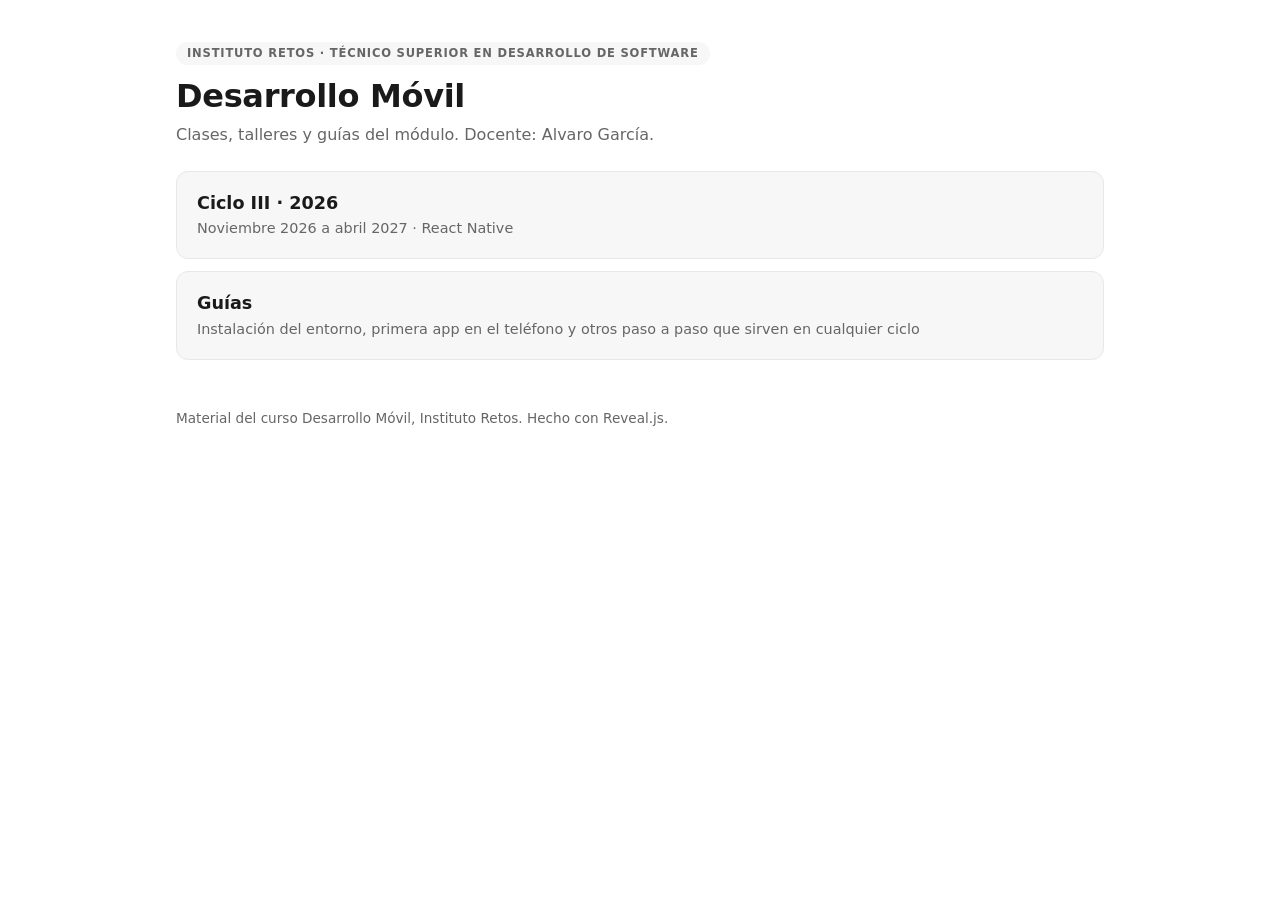
<file: index.html>
<!DOCTYPE html>
<html lang="es">
<head>
<meta charset="UTF-8">
<meta name="viewport" content="width=device-width, initial-scale=1.0">
<title>Desarrollo Móvil · Instituto Retos</title>
<link rel="stylesheet" href="assets/site.css">
</head>
<body>
<div class="wrap">
  <header>
    <span class="tag tag-gray">Instituto Retos · Técnico Superior en Desarrollo de Software</span>
    <h1>Desarrollo Móvil</h1>
    <p>Clases, talleres y guías del módulo. Docente: Alvaro García.</p>
  </header>

  <div class="ciclos">
    <a class="ciclo" href="ciclo-03-2026/">
      <strong>Ciclo III · 2026</strong>
      <span>Noviembre 2026 a abril 2027 · React Native</span>
    </a>
    <a class="ciclo" href="guias/">
      <strong>Guías</strong>
      <span>Instalación del entorno, primera app en el teléfono y otros paso a paso que sirven en cualquier ciclo</span>
    </a>
  </div>

  <footer>Material del curso Desarrollo Móvil, Instituto Retos. Hecho con Reveal.js.</footer>
</div>
</body>
</html>
</file>
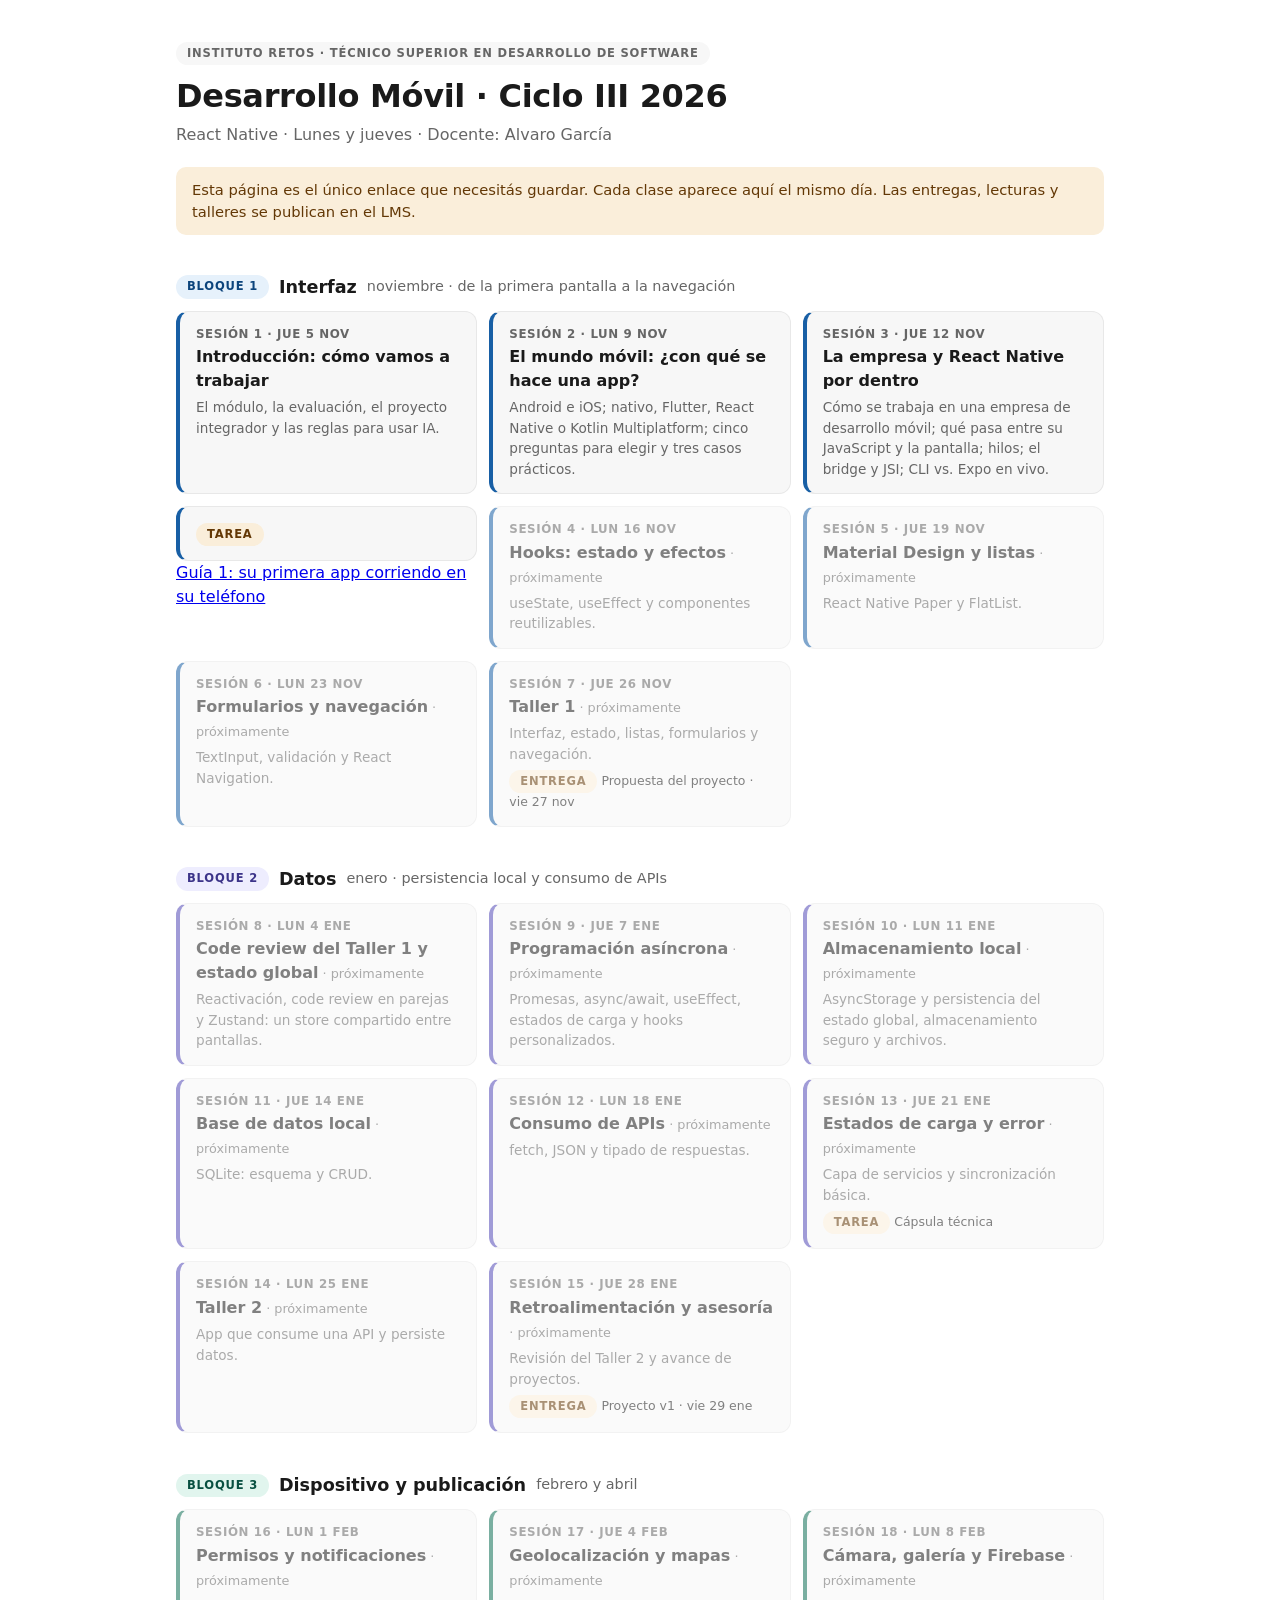
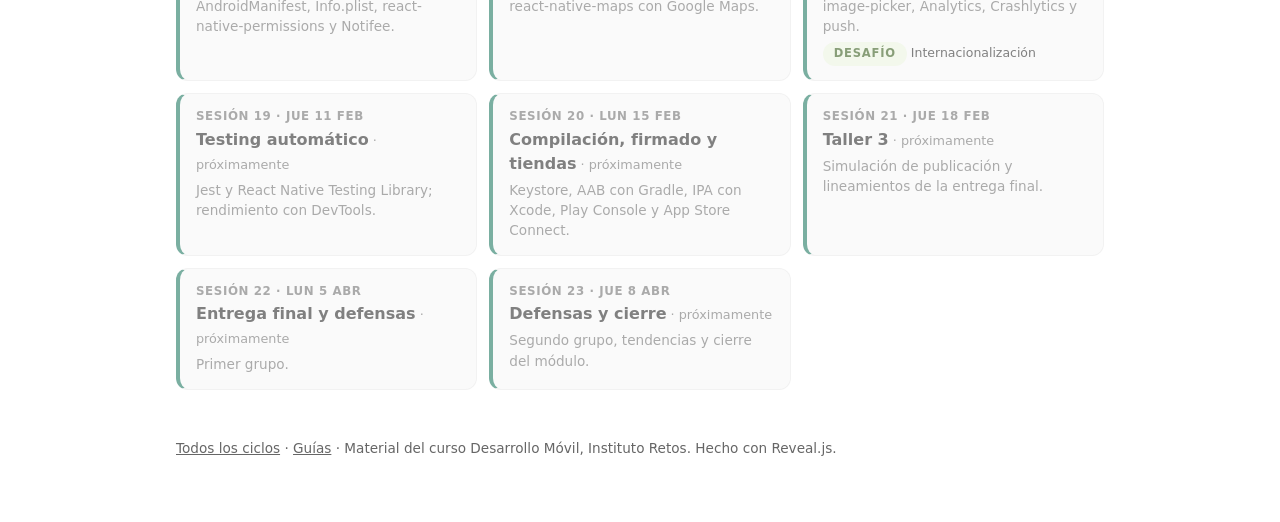
<file: ciclo-03-2026/index.html>
<!DOCTYPE html>
<html lang="es">
<head>
<meta charset="UTF-8">
<meta name="viewport" content="width=device-width, initial-scale=1.0">
<title>Desarrollo Móvil · Ciclo III 2026</title>
<link rel="stylesheet" href="../assets/site.css">
</head>
<body>
<div class="wrap">
  <header>
    <span class="tag tag-gray">Instituto Retos · Técnico Superior en Desarrollo de Software</span>
    <h1>Desarrollo Móvil · Ciclo III 2026</h1>
    <p>React Native · Lunes y jueves · Docente: Alvaro García</p>
  </header>

  <div class="nota">
    Esta página es el único enlace que necesitás guardar. Cada clase aparece aquí el mismo día. Las entregas, lecturas y talleres se publican en el LMS.
  </div>

  <h2 class="bloque"><span class="tag tag-blue">Bloque 1</span> Interfaz <small>noviembre · de la primera pantalla a la navegación</small></h2>
  <div class="grid">
    <a class="sesion b1" href="01-introduccion/">
      <div class="n">Sesión 1 · Jue 5 nov</div>
      <div class="t">Introducción: cómo vamos a trabajar</div>
      <div class="d">El módulo, la evaluación, el proyecto integrador y las reglas para usar IA.</div>
    </a>
    <a class="sesion b1" href="02-mundo-movil-y-react-native/">
      <div class="n">Sesión 2 · Lun 9 nov</div>
      <div class="t">El mundo móvil: ¿con qué se hace una app?</div>
      <div class="d">Android e iOS; nativo, Flutter, React Native o Kotlin Multiplatform; cinco preguntas para elegir y tres casos prácticos.</div>
    </a>
    <a class="sesion b1" href="03-empresa-y-react-native-por-dentro/">
      <div class="n">Sesión 3 · Jue 12 nov</div>
      <div class="t">La empresa y React Native por dentro</div>
      <div class="d">Cómo se trabaja en una empresa de desarrollo móvil; qué pasa entre su JavaScript y la pantalla; hilos; el bridge y JSI; CLI vs. Expo en vivo.</div>
      <div class="act"><span class="tag tag-amber">Tarea</span> <a href="../guias/01-instalacion/">Guía 1: su primera app corriendo en su teléfono</a></div>
    </a>
    <div class="sesion b1 pendiente">
      <div class="n">Sesión 4 · Lun 16 nov</div>
      <div class="t">Hooks: estado y efectos</div>
      <div class="d">useState, useEffect y componentes reutilizables.</div>
    </div>
    <div class="sesion b1 pendiente">
      <div class="n">Sesión 5 · Jue 19 nov</div>
      <div class="t">Material Design y listas</div>
      <div class="d">React Native Paper y FlatList.</div>
    </div>
    <div class="sesion b1 pendiente">
      <div class="n">Sesión 6 · Lun 23 nov</div>
      <div class="t">Formularios y navegación</div>
      <div class="d">TextInput, validación y React Navigation.</div>
    </div>
    <div class="sesion b1 pendiente">
      <div class="n">Sesión 7 · Jue 26 nov</div>
      <div class="t">Taller 1</div>
      <div class="d">Interfaz, estado, listas, formularios y navegación.</div>
      <div class="act"><span class="tag tag-amber">Entrega</span> Propuesta del proyecto · vie 27 nov</div>
    </div>
  </div>

  <h2 class="bloque"><span class="tag tag-purple">Bloque 2</span> Datos <small>enero · persistencia local y consumo de APIs</small></h2>
  <div class="grid">
    <div class="sesion b2 pendiente"><div class="n">Sesión 8 · Lun 4 ene</div><div class="t">Code review del Taller 1 y estado global</div><div class="d">Reactivación, code review en parejas y Zustand: un store compartido entre pantallas.</div></div>
    <div class="sesion b2 pendiente"><div class="n">Sesión 9 · Jue 7 ene</div><div class="t">Programación asíncrona</div><div class="d">Promesas, async/await, useEffect, estados de carga y hooks personalizados.</div></div>
    <div class="sesion b2 pendiente"><div class="n">Sesión 10 · Lun 11 ene</div><div class="t">Almacenamiento local</div><div class="d">AsyncStorage y persistencia del estado global, almacenamiento seguro y archivos.</div></div>
    <div class="sesion b2 pendiente"><div class="n">Sesión 11 · Jue 14 ene</div><div class="t">Base de datos local</div><div class="d">SQLite: esquema y CRUD.</div></div>
    <div class="sesion b2 pendiente"><div class="n">Sesión 12 · Lun 18 ene</div><div class="t">Consumo de APIs</div><div class="d">fetch, JSON y tipado de respuestas.</div></div>
    <div class="sesion b2 pendiente"><div class="n">Sesión 13 · Jue 21 ene</div><div class="t">Estados de carga y error</div><div class="d">Capa de servicios y sincronización básica.</div><div class="act"><span class="tag tag-amber">Tarea</span> Cápsula técnica</div></div>
    <div class="sesion b2 pendiente"><div class="n">Sesión 14 · Lun 25 ene</div><div class="t">Taller 2</div><div class="d">App que consume una API y persiste datos.</div></div>
    <div class="sesion b2 pendiente"><div class="n">Sesión 15 · Jue 28 ene</div><div class="t">Retroalimentación y asesoría</div><div class="d">Revisión del Taller 2 y avance de proyectos.</div><div class="act"><span class="tag tag-amber">Entrega</span> Proyecto v1 · vie 29 ene</div></div>
  </div>

  <h2 class="bloque"><span class="tag tag-teal">Bloque 3</span> Dispositivo y publicación <small>febrero y abril</small></h2>
  <div class="grid">
    <div class="sesion b3 pendiente"><div class="n">Sesión 16 · Lun 1 feb</div><div class="t">Permisos y notificaciones</div><div class="d">AndroidManifest, Info.plist, react-native-permissions y Notifee.</div></div>
    <div class="sesion b3 pendiente"><div class="n">Sesión 17 · Jue 4 feb</div><div class="t">Geolocalización y mapas</div><div class="d">react-native-maps con Google Maps.</div></div>
    <div class="sesion b3 pendiente"><div class="n">Sesión 18 · Lun 8 feb</div><div class="t">Cámara, galería y Firebase</div><div class="d">image-picker, Analytics, Crashlytics y push.</div><div class="act"><span class="tag tag-green">Desafío</span> Internacionalización</div></div>
    <div class="sesion b3 pendiente"><div class="n">Sesión 19 · Jue 11 feb</div><div class="t">Testing automático</div><div class="d">Jest y React Native Testing Library; rendimiento con DevTools.</div></div>
    <div class="sesion b3 pendiente"><div class="n">Sesión 20 · Lun 15 feb</div><div class="t">Compilación, firmado y tiendas</div><div class="d">Keystore, AAB con Gradle, IPA con Xcode, Play Console y App Store Connect.</div></div>
    <div class="sesion b3 pendiente"><div class="n">Sesión 21 · Jue 18 feb</div><div class="t">Taller 3</div><div class="d">Simulación de publicación y lineamientos de la entrega final.</div></div>
    <div class="sesion b3 pendiente"><div class="n">Sesión 22 · Lun 5 abr</div><div class="t">Entrega final y defensas</div><div class="d">Primer grupo.</div></div>
    <div class="sesion b3 pendiente"><div class="n">Sesión 23 · Jue 8 abr</div><div class="t">Defensas y cierre</div><div class="d">Segundo grupo, tendencias y cierre del módulo.</div></div>
  </div>

  <footer>
    <a href="../">Todos los ciclos</a> · <a href="../guias/">Guías</a> · Material del curso Desarrollo Móvil, Instituto Retos. Hecho con Reveal.js.
  </footer>
</div>
</body>
</html>
</file>
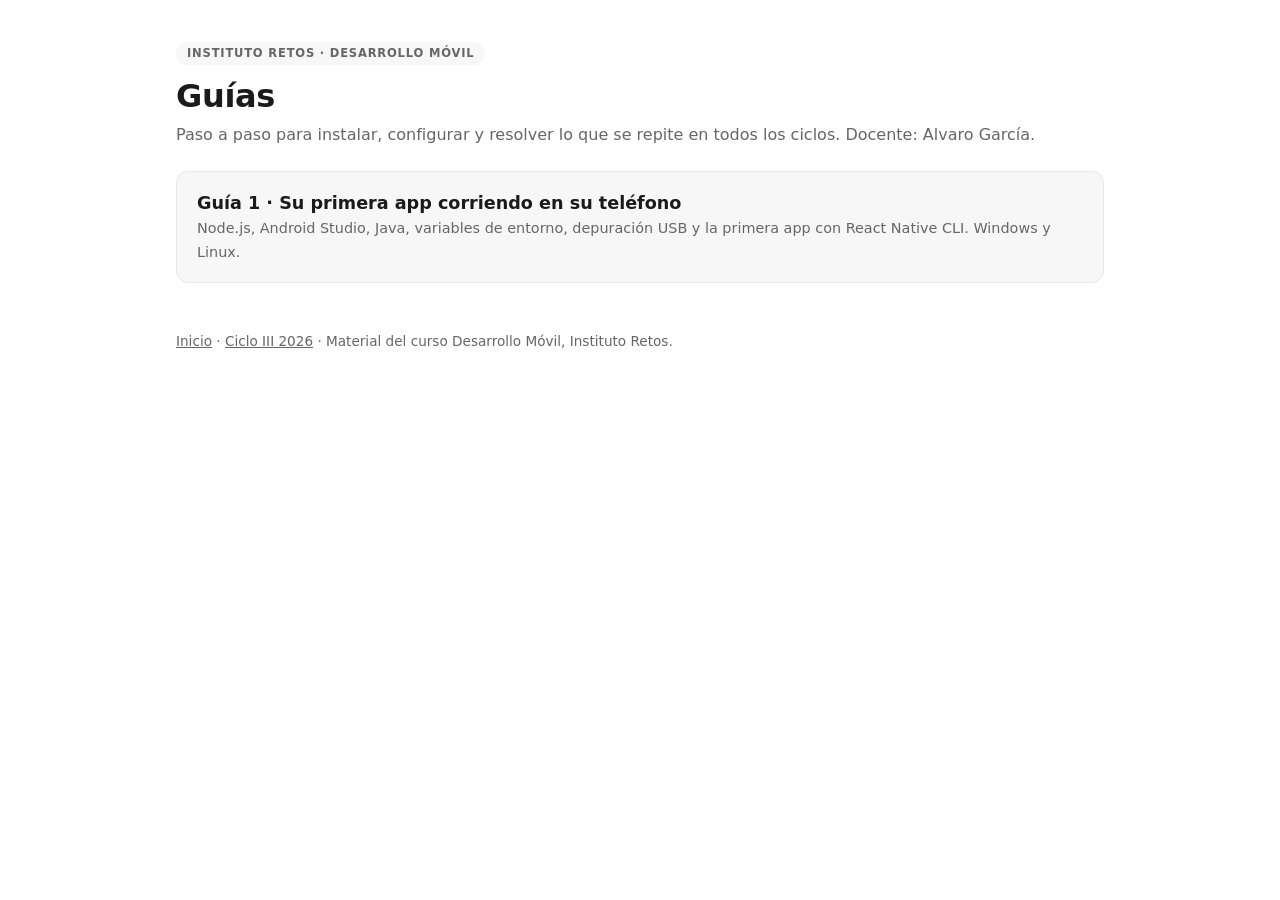
<file: guias/index.html>
<!DOCTYPE html>
<html lang="es">
<head>
<meta charset="UTF-8">
<meta name="viewport" content="width=device-width, initial-scale=1.0">
<title>Guías · Desarrollo Móvil</title>
<link rel="stylesheet" href="../assets/site.css">
</head>
<body>
<div class="wrap">
  <header>
    <span class="tag tag-gray">Instituto Retos · Desarrollo Móvil</span>
    <h1>Guías</h1>
    <p>Paso a paso para instalar, configurar y resolver lo que se repite en todos los ciclos. Docente: Alvaro García.</p>
  </header>

  <div class="ciclos">
    <a class="ciclo" href="01-instalacion/">
      <strong>Guía 1 · Su primera app corriendo en su teléfono</strong>
      <span>Node.js, Android Studio, Java, variables de entorno, depuración USB y la primera app con React Native CLI. Windows y Linux.</span>
    </a>
  </div>

  <footer><a href="../">Inicio</a> · <a href="../ciclo-03-2026/">Ciclo III 2026</a> · Material del curso Desarrollo Móvil, Instituto Retos.</footer>
</div>
</body>
</html>
</file>
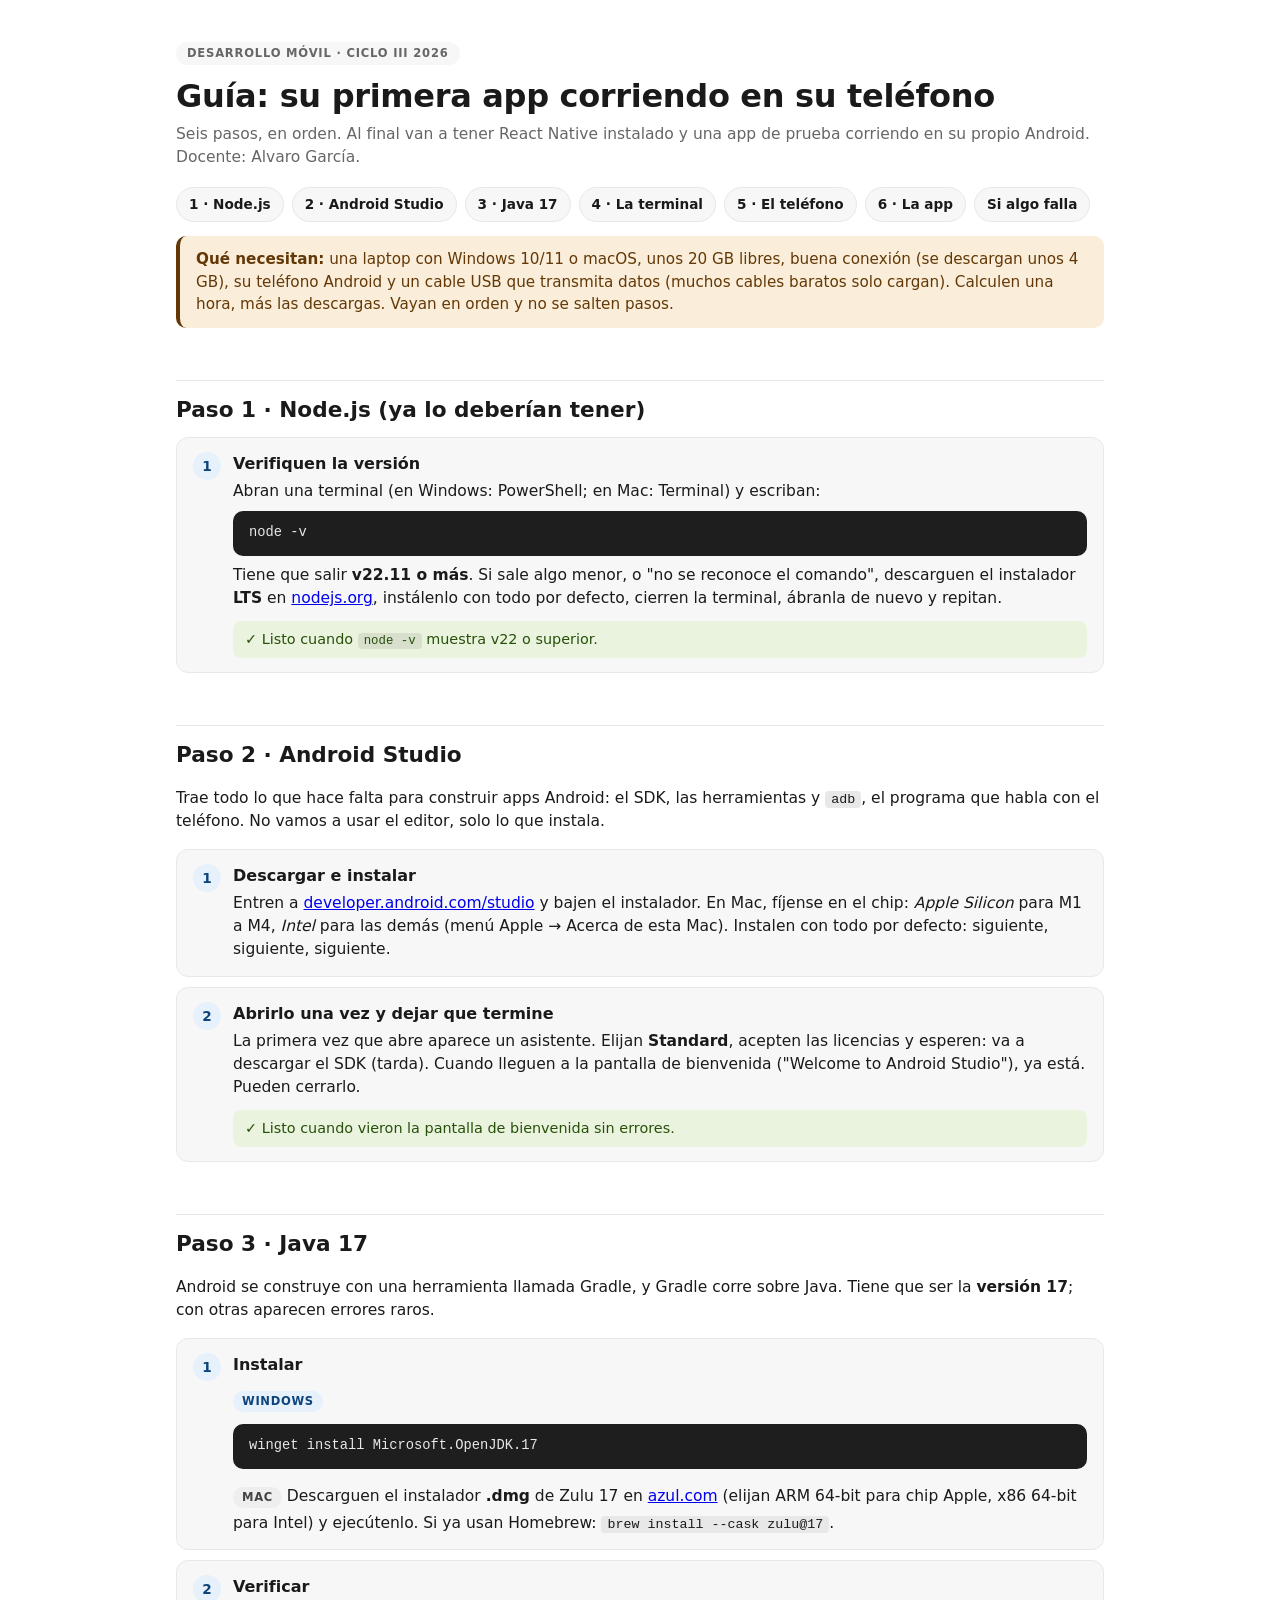
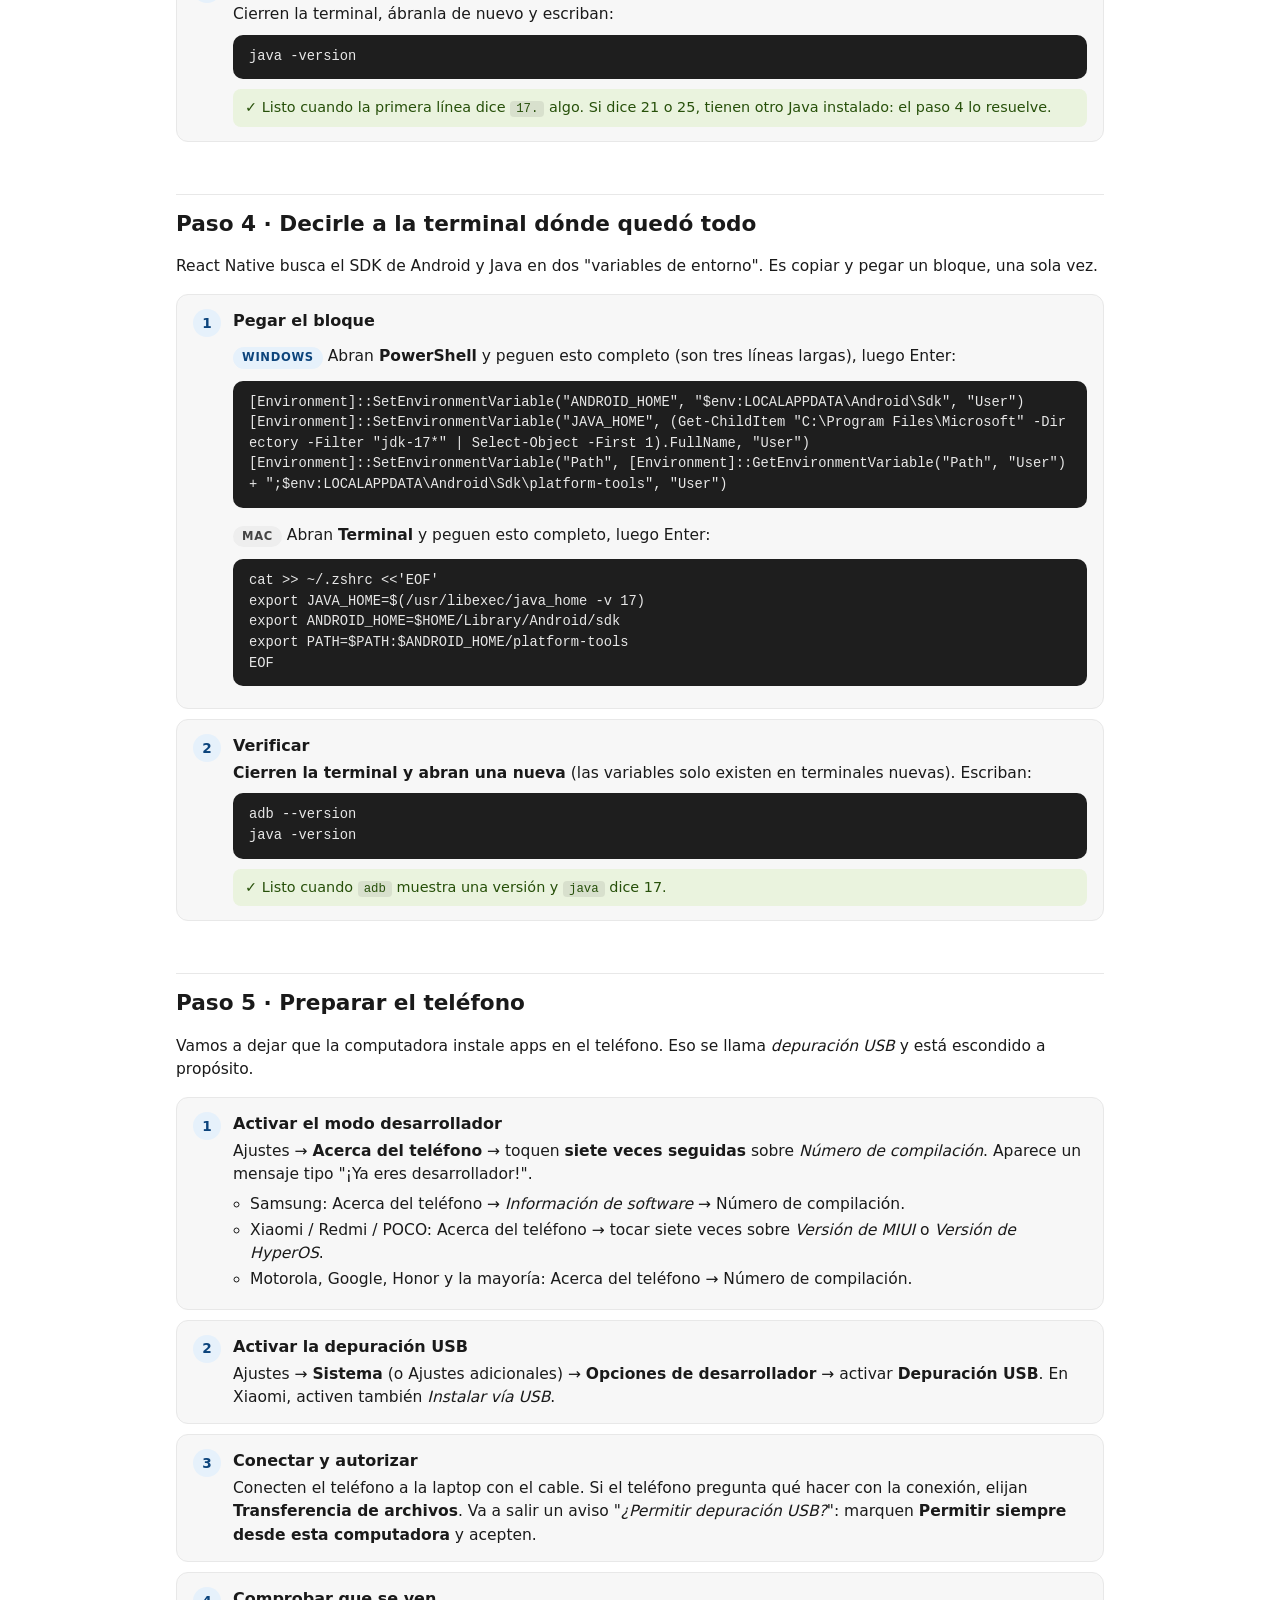
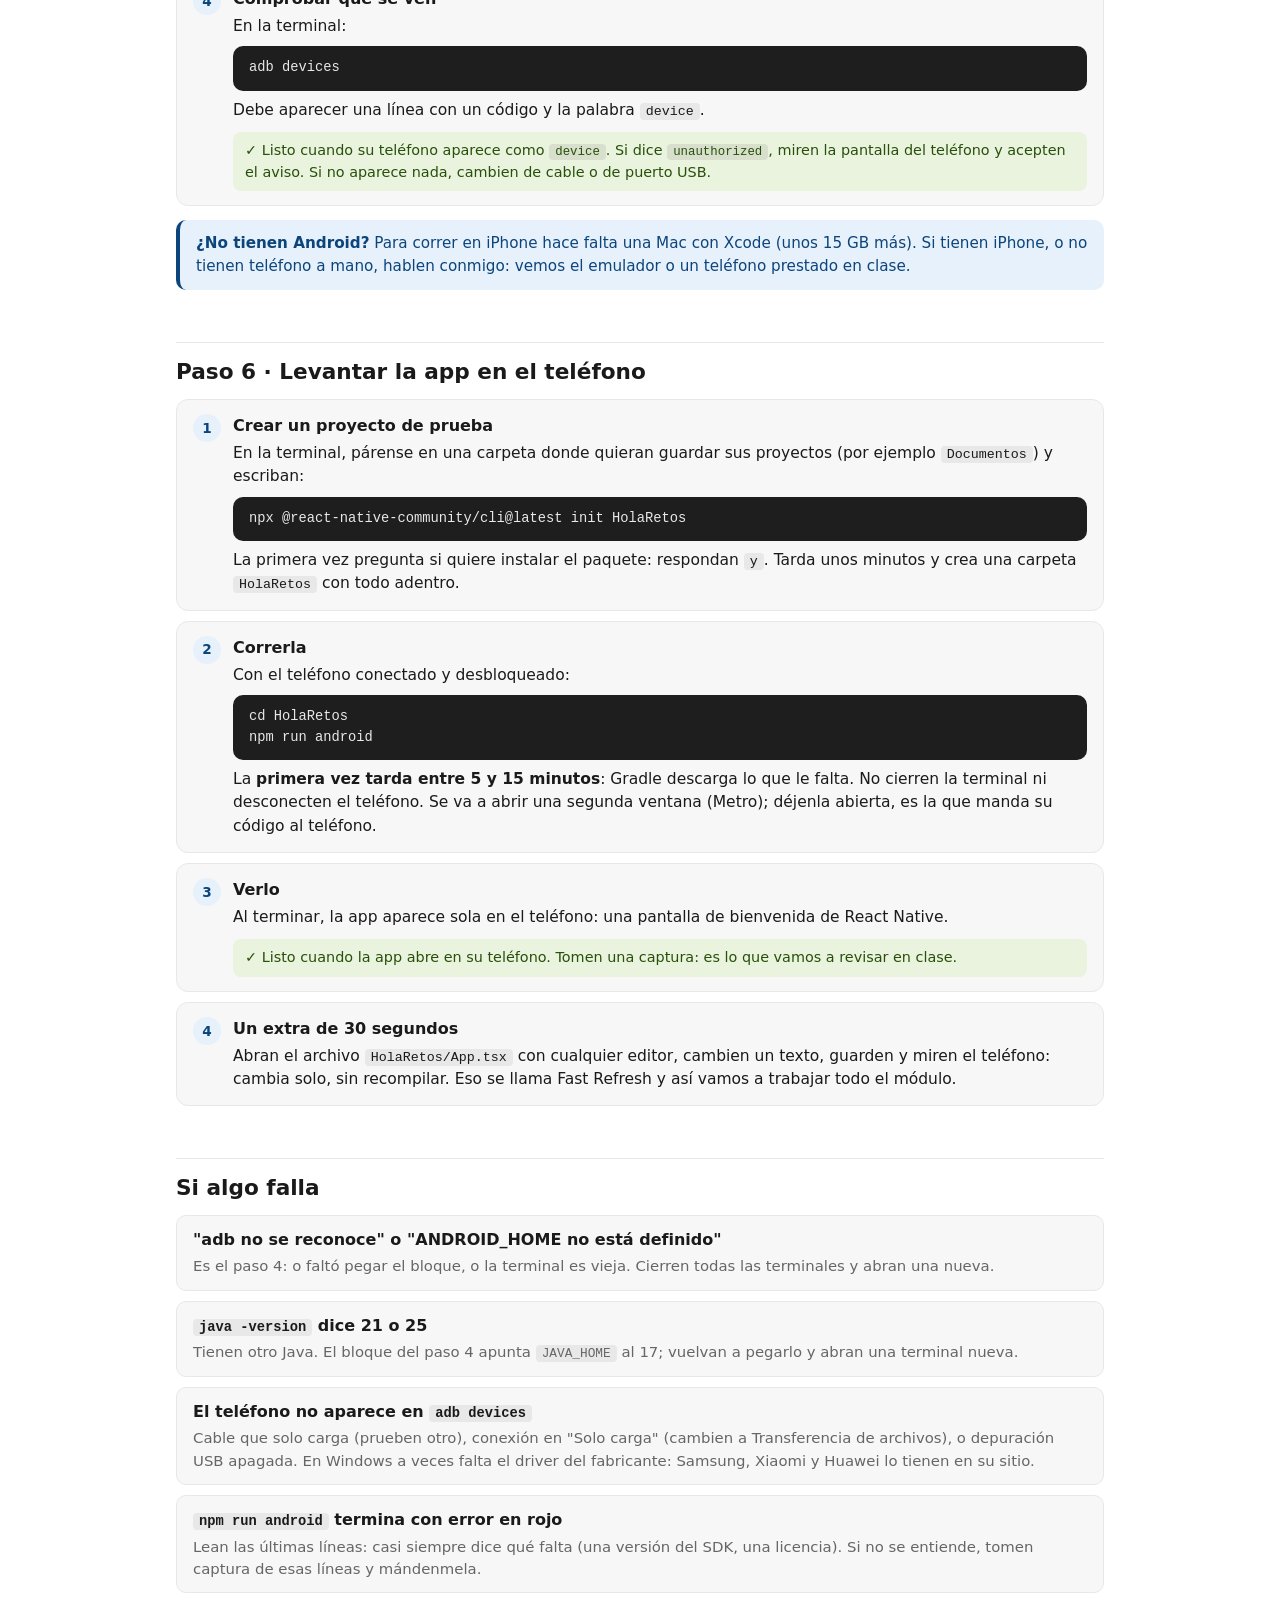
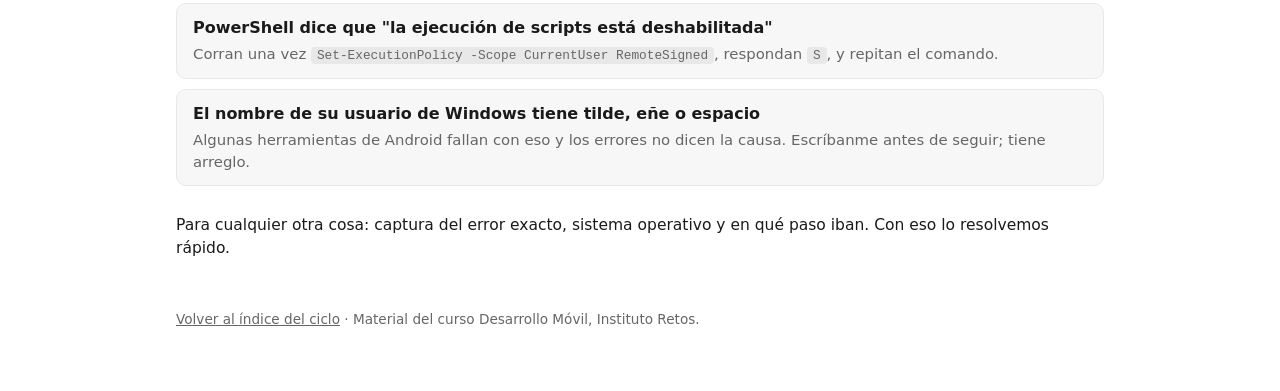
<file: ciclo-03-2026/guia-instalacion/index.html>
<!DOCTYPE html>
<html lang="es">
<head>
<meta charset="UTF-8">
<meta name="viewport" content="width=device-width, initial-scale=1.0">
<title>Guía: su primera app en su teléfono</title>
<link rel="stylesheet" href="../../assets/site.css">
<style>
  .os { display:inline-block; font-size:0.72rem; font-weight:700; text-transform:uppercase; letter-spacing:0.06em; padding:2px 9px; border-radius:12px; margin:10px 0 4px; }
  .os-win { background:var(--blue-bg); color:var(--blue-dark); }
  .os-mac { background:#eee; color:#444; }
  .check { background:var(--green-bg); color:var(--green-dark); border-radius:8px; padding:8px 12px; font-size:0.9rem; margin-top:10px; }
  .check code { background:rgba(0,0,0,0.08); }
  .guide pre.wrap { white-space:pre-wrap; word-break:break-all; }
</style>
</head>
<body>
<div class="wrap guide">
  <header>
    <span class="tag tag-gray">Desarrollo Móvil · Ciclo III 2026</span>
    <h1>Guía: su primera app corriendo en su teléfono</h1>
    <p>Seis pasos, en orden. Al final van a tener React Native instalado y una app de prueba corriendo en su propio Android. Docente: Alvaro García.</p>
  </header>

  <div class="toc">
    <a href="#p1">1 · Node.js</a>
    <a href="#p2">2 · Android Studio</a>
    <a href="#p3">3 · Java 17</a>
    <a href="#p4">4 · La terminal</a>
    <a href="#p5">5 · El teléfono</a>
    <a href="#p6">6 · La app</a>
    <a href="#falla">Si algo falla</a>
  </div>

  <div class="callout callout-amber">
    <strong>Qué necesitan:</strong> una laptop con Windows 10/11 o macOS, unos 20 GB libres, buena conexión (se descargan unos 4 GB), su teléfono Android y un cable USB que transmita datos (muchos cables baratos solo cargan). Calculen una hora, más las descargas. Vayan en orden y no se salten pasos.
  </div>

  <!-- ══════════ 1 ══════════ -->
  <h2 id="p1">Paso 1 · Node.js (ya lo deberían tener)</h2>
  <ol class="steps">
    <li>
      <strong>Verifiquen la versión</strong>
      Abran una terminal (en Windows: PowerShell; en Mac: Terminal) y escriban:
      <pre><code>node -v</code></pre>
      Tiene que salir <strong>v22.11 o más</strong>. Si sale algo menor, o "no se reconoce el comando", descarguen el instalador <strong>LTS</strong> en <a href="https://nodejs.org/" target="_blank">nodejs.org</a>, instálenlo con todo por defecto, cierren la terminal, ábranla de nuevo y repitan.
      <div class="check">✓ Listo cuando <code>node -v</code> muestra v22 o superior.</div>
    </li>
  </ol>

  <!-- ══════════ 2 ══════════ -->
  <h2 id="p2">Paso 2 · Android Studio</h2>
  <p>Trae todo lo que hace falta para construir apps Android: el SDK, las herramientas y <code>adb</code>, el programa que habla con el teléfono. No vamos a usar el editor, solo lo que instala.</p>
  <ol class="steps">
    <li>
      <strong>Descargar e instalar</strong>
      Entren a <a href="https://developer.android.com/studio" target="_blank">developer.android.com/studio</a> y bajen el instalador. En Mac, fíjense en el chip: <em>Apple Silicon</em> para M1 a M4, <em>Intel</em> para las demás (menú Apple → Acerca de esta Mac). Instalen con todo por defecto: siguiente, siguiente, siguiente.
    </li>
    <li>
      <strong>Abrirlo una vez y dejar que termine</strong>
      La primera vez que abre aparece un asistente. Elijan <strong>Standard</strong>, acepten las licencias y esperen: va a descargar el SDK (tarda). Cuando lleguen a la pantalla de bienvenida ("Welcome to Android Studio"), ya está. Pueden cerrarlo.
      <div class="check">✓ Listo cuando vieron la pantalla de bienvenida sin errores.</div>
    </li>
  </ol>

  <!-- ══════════ 3 ══════════ -->
  <h2 id="p3">Paso 3 · Java 17</h2>
  <p>Android se construye con una herramienta llamada Gradle, y Gradle corre sobre Java. Tiene que ser la <strong>versión 17</strong>; con otras aparecen errores raros.</p>
  <ol class="steps">
    <li>
      <strong>Instalar</strong>
      <span class="os os-win">Windows</span>
      <pre><code>winget install Microsoft.OpenJDK.17</code></pre>
      <span class="os os-mac">Mac</span>
      Descarguen el instalador <strong>.dmg</strong> de Zulu 17 en <a href="https://www.azul.com/downloads/?version=java-17-lts&os=macos&package=jdk#zulu" target="_blank">azul.com</a> (elijan ARM 64-bit para chip Apple, x86 64-bit para Intel) y ejecútenlo. Si ya usan Homebrew: <code>brew install --cask zulu@17</code>.
    </li>
    <li>
      <strong>Verificar</strong>
      Cierren la terminal, ábranla de nuevo y escriban:
      <pre><code>java -version</code></pre>
      <div class="check">✓ Listo cuando la primera línea dice <code>17.</code> algo. Si dice 21 o 25, tienen otro Java instalado: el paso 4 lo resuelve.</div>
    </li>
  </ol>

  <!-- ══════════ 4 ══════════ -->
  <h2 id="p4">Paso 4 · Decirle a la terminal dónde quedó todo</h2>
  <p>React Native busca el SDK de Android y Java en dos "variables de entorno". Es copiar y pegar un bloque, una sola vez.</p>
  <ol class="steps">
    <li>
      <strong>Pegar el bloque</strong>
      <span class="os os-win">Windows</span>
      Abran <strong>PowerShell</strong> y peguen esto completo (son tres líneas largas), luego Enter:
      <pre class="wrap"><code>[Environment]::SetEnvironmentVariable("ANDROID_HOME", "$env:LOCALAPPDATA\Android\Sdk", "User")
[Environment]::SetEnvironmentVariable("JAVA_HOME", (Get-ChildItem "C:\Program Files\Microsoft" -Directory -Filter "jdk-17*" | Select-Object -First 1).FullName, "User")
[Environment]::SetEnvironmentVariable("Path", [Environment]::GetEnvironmentVariable("Path", "User") + ";$env:LOCALAPPDATA\Android\Sdk\platform-tools", "User")</code></pre>
      <span class="os os-mac">Mac</span>
      Abran <strong>Terminal</strong> y peguen esto completo, luego Enter:
      <pre><code>cat &gt;&gt; ~/.zshrc &lt;&lt;'EOF'
export JAVA_HOME=$(/usr/libexec/java_home -v 17)
export ANDROID_HOME=$HOME/Library/Android/sdk
export PATH=$PATH:$ANDROID_HOME/platform-tools
EOF</code></pre>
    </li>
    <li>
      <strong>Verificar</strong>
      <strong>Cierren la terminal y abran una nueva</strong> (las variables solo existen en terminales nuevas). Escriban:
      <pre><code>adb --version
java -version</code></pre>
      <div class="check">✓ Listo cuando <code>adb</code> muestra una versión y <code>java</code> dice 17.</div>
    </li>
  </ol>

  <!-- ══════════ 5 ══════════ -->
  <h2 id="p5">Paso 5 · Preparar el teléfono</h2>
  <p>Vamos a dejar que la computadora instale apps en el teléfono. Eso se llama <em>depuración USB</em> y está escondido a propósito.</p>
  <ol class="steps">
    <li>
      <strong>Activar el modo desarrollador</strong>
      Ajustes → <strong>Acerca del teléfono</strong> → toquen <strong>siete veces seguidas</strong> sobre <em>Número de compilación</em>. Aparece un mensaje tipo "¡Ya eres desarrollador!".
      <ul>
        <li>Samsung: Acerca del teléfono → <em>Información de software</em> → Número de compilación.</li>
        <li>Xiaomi / Redmi / POCO: Acerca del teléfono → tocar siete veces sobre <em>Versión de MIUI</em> o <em>Versión de HyperOS</em>.</li>
        <li>Motorola, Google, Honor y la mayoría: Acerca del teléfono → Número de compilación.</li>
      </ul>
    </li>
    <li>
      <strong>Activar la depuración USB</strong>
      Ajustes → <strong>Sistema</strong> (o Ajustes adicionales) → <strong>Opciones de desarrollador</strong> → activar <strong>Depuración USB</strong>. En Xiaomi, activen también <em>Instalar vía USB</em>.
    </li>
    <li>
      <strong>Conectar y autorizar</strong>
      Conecten el teléfono a la laptop con el cable. Si el teléfono pregunta qué hacer con la conexión, elijan <strong>Transferencia de archivos</strong>. Va a salir un aviso "<em>¿Permitir depuración USB?</em>": marquen <strong>Permitir siempre desde esta computadora</strong> y acepten.
    </li>
    <li>
      <strong>Comprobar que se ven</strong>
      En la terminal:
      <pre><code>adb devices</code></pre>
      Debe aparecer una línea con un código y la palabra <code>device</code>.
      <div class="check">✓ Listo cuando su teléfono aparece como <code>device</code>. Si dice <code>unauthorized</code>, miren la pantalla del teléfono y acepten el aviso. Si no aparece nada, cambien de cable o de puerto USB.</div>
    </li>
  </ol>
  <div class="callout callout-blue">
    <strong>¿No tienen Android?</strong> Para correr en iPhone hace falta una Mac con Xcode (unos 15 GB más). Si tienen iPhone, o no tienen teléfono a mano, hablen conmigo: vemos el emulador o un teléfono prestado en clase.
  </div>

  <!-- ══════════ 6 ══════════ -->
  <h2 id="p6">Paso 6 · Levantar la app en el teléfono</h2>
  <ol class="steps">
    <li>
      <strong>Crear un proyecto de prueba</strong>
      En la terminal, párense en una carpeta donde quieran guardar sus proyectos (por ejemplo <code>Documentos</code>) y escriban:
      <pre><code>npx @react-native-community/cli@latest init HolaRetos</code></pre>
      La primera vez pregunta si quiere instalar el paquete: respondan <code>y</code>. Tarda unos minutos y crea una carpeta <code>HolaRetos</code> con todo adentro.
    </li>
    <li>
      <strong>Correrla</strong>
      Con el teléfono conectado y desbloqueado:
      <pre><code>cd HolaRetos
npm run android</code></pre>
      La <strong>primera vez tarda entre 5 y 15 minutos</strong>: Gradle descarga lo que le falta. No cierren la terminal ni desconecten el teléfono. Se va a abrir una segunda ventana (Metro); déjenla abierta, es la que manda su código al teléfono.
    </li>
    <li>
      <strong>Verlo</strong>
      Al terminar, la app aparece sola en el teléfono: una pantalla de bienvenida de React Native.
      <div class="check">✓ Listo cuando la app abre en su teléfono. Tomen una captura: es lo que vamos a revisar en clase.</div>
    </li>
    <li>
      <strong>Un extra de 30 segundos</strong>
      Abran el archivo <code>HolaRetos/App.tsx</code> con cualquier editor, cambien un texto, guarden y miren el teléfono: cambia solo, sin recompilar. Eso se llama Fast Refresh y así vamos a trabajar todo el módulo.
    </li>
  </ol>

  <!-- ══════════ ERRORES ══════════ -->
  <h2 id="falla">Si algo falla</h2>
  <div class="err"><b>"adb no se reconoce" o "ANDROID_HOME no está definido"</b><p>Es el paso 4: o faltó pegar el bloque, o la terminal es vieja. Cierren todas las terminales y abran una nueva.</p></div>
  <div class="err"><b><code>java -version</code> dice 21 o 25</b><p>Tienen otro Java. El bloque del paso 4 apunta <code>JAVA_HOME</code> al 17; vuelvan a pegarlo y abran una terminal nueva.</p></div>
  <div class="err"><b>El teléfono no aparece en <code>adb devices</code></b><p>Cable que solo carga (prueben otro), conexión en "Solo carga" (cambien a Transferencia de archivos), o depuración USB apagada. En Windows a veces falta el driver del fabricante: Samsung, Xiaomi y Huawei lo tienen en su sitio.</p></div>
  <div class="err"><b><code>npm run android</code> termina con error en rojo</b><p>Lean las últimas líneas: casi siempre dice qué falta (una versión del SDK, una licencia). Si no se entiende, tomen captura de esas líneas y mándenmela.</p></div>
  <div class="err"><b>PowerShell dice que "la ejecución de scripts está deshabilitada"</b><p>Corran una vez <code>Set-ExecutionPolicy -Scope CurrentUser RemoteSigned</code>, respondan <code>S</code>, y repitan el comando.</p></div>
  <div class="err"><b>El nombre de su usuario de Windows tiene tilde, eñe o espacio</b><p>Algunas herramientas de Android fallan con eso y los errores no dicen la causa. Escríbanme antes de seguir; tiene arreglo.</p></div>

  <p style="margin-top:28px">Para cualquier otra cosa: captura del error exacto, sistema operativo y en qué paso iban. Con eso lo resolvemos rápido.</p>

  <footer>
    <a href="../">Volver al índice del ciclo</a> · Material del curso Desarrollo Móvil, Instituto Retos.
  </footer>
</div>
</body>
</html>
</file>
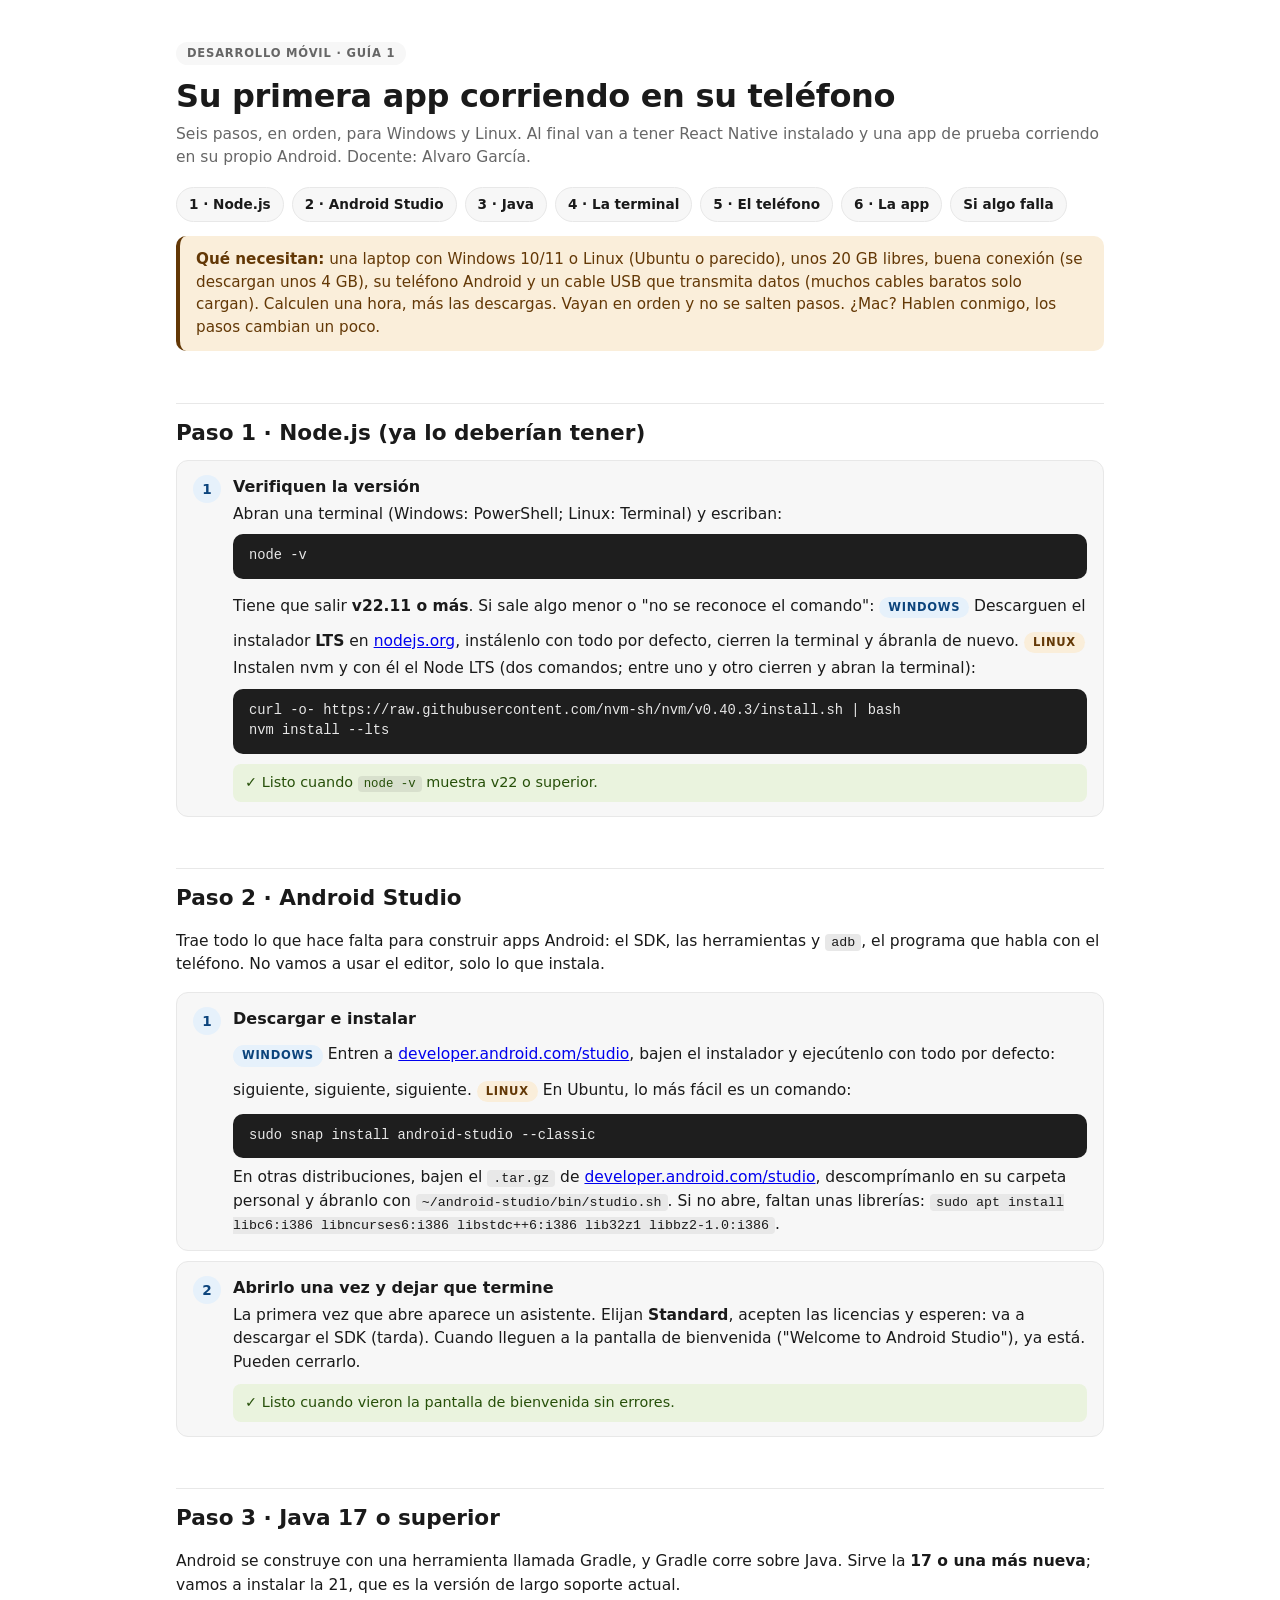
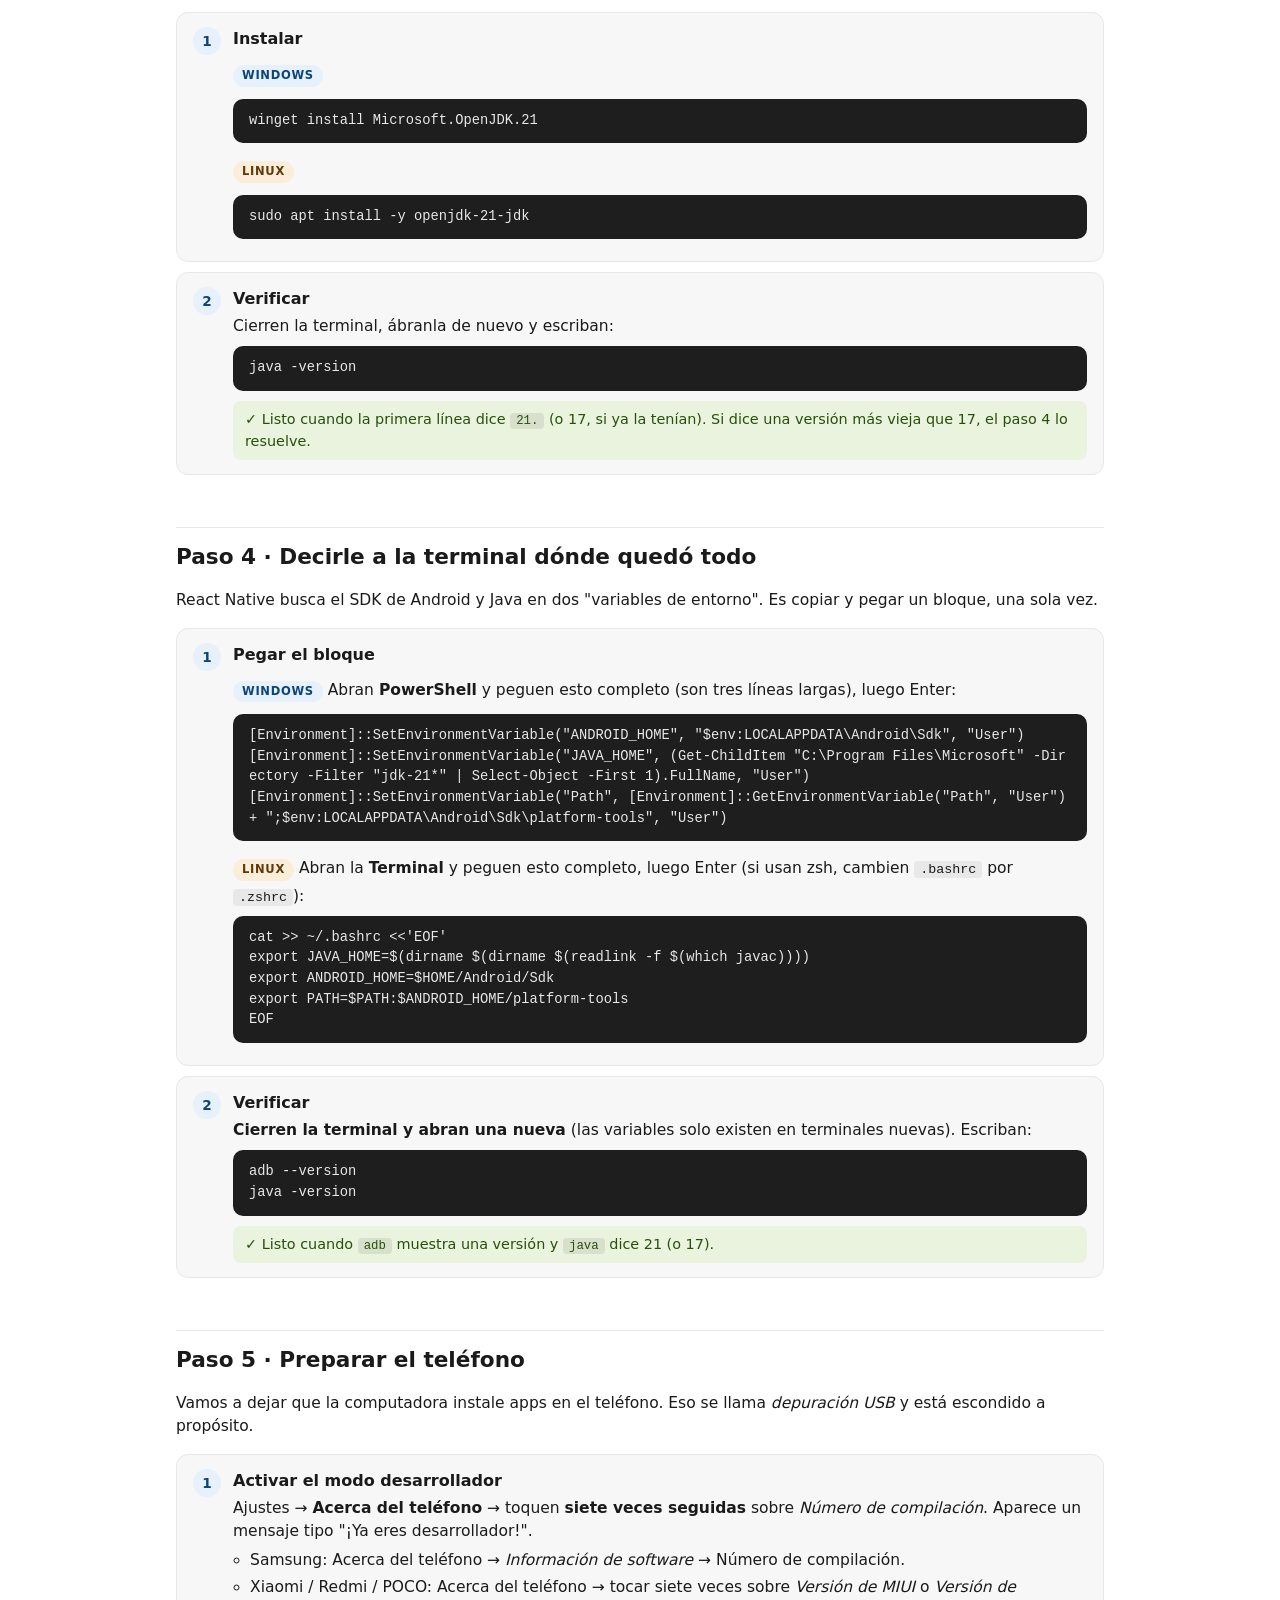
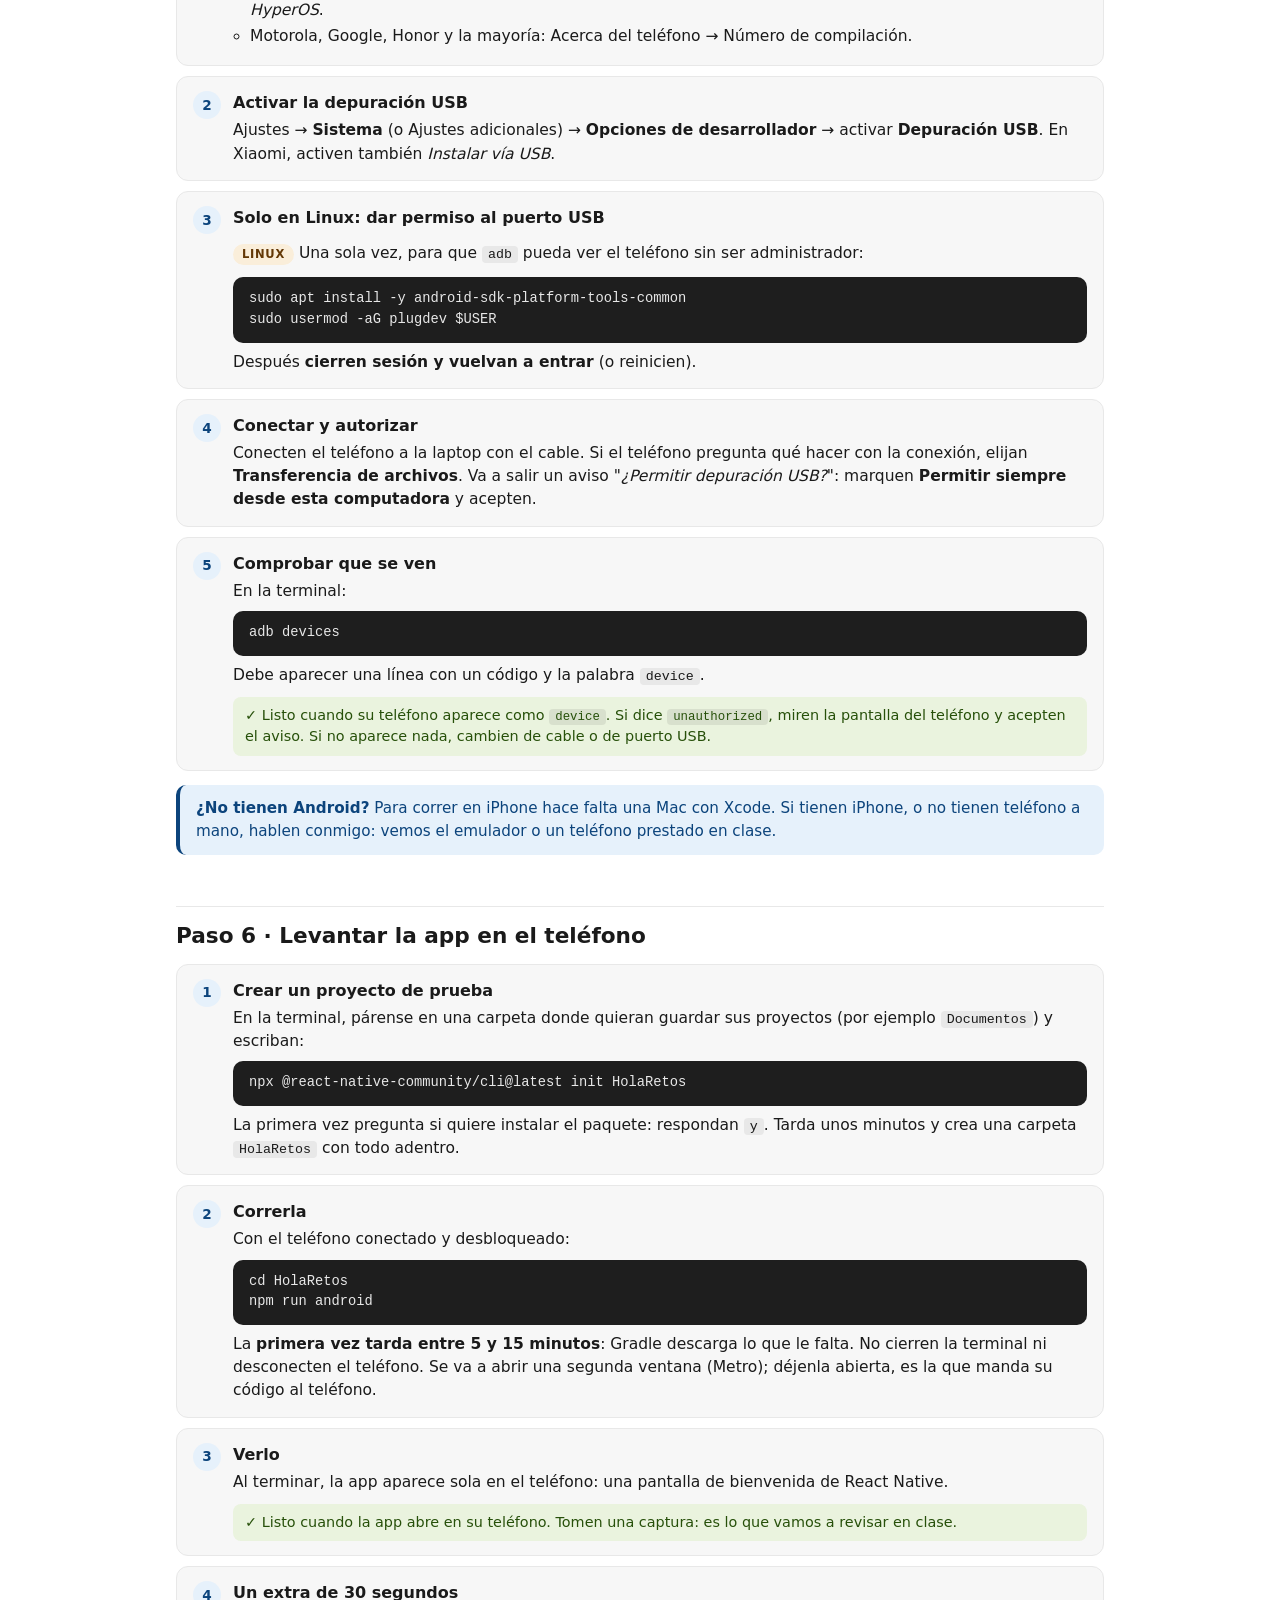
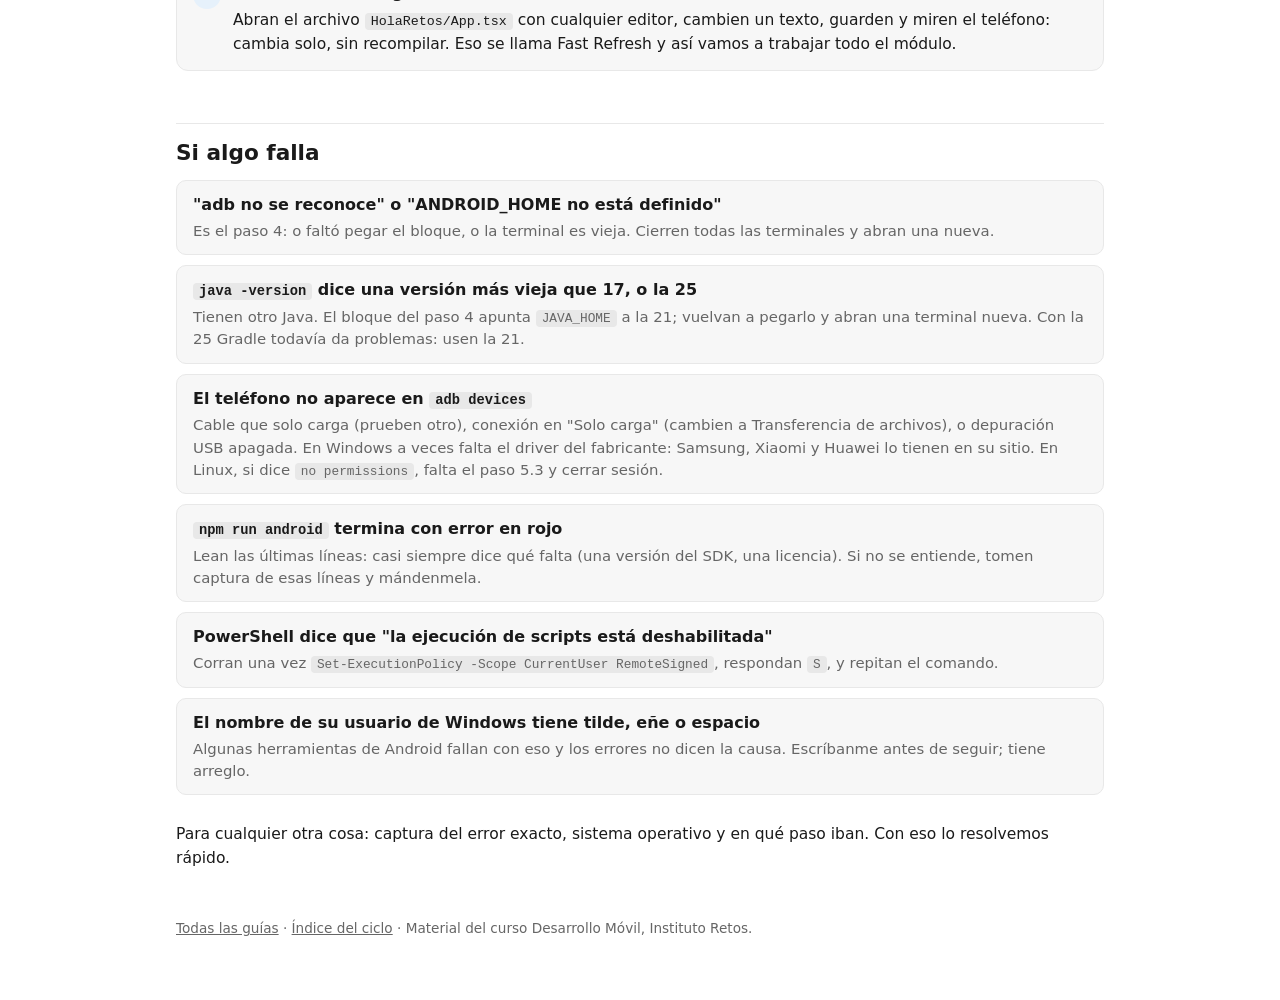
<file: guias/01-instalacion/index.html>
<!DOCTYPE html>
<html lang="es">
<head>
<meta charset="UTF-8">
<meta name="viewport" content="width=device-width, initial-scale=1.0">
<title>Guía 1: su primera app en su teléfono</title>
<link rel="stylesheet" href="../../assets/site.css">
<style>
  .os { display:inline-block; font-size:0.72rem; font-weight:700; text-transform:uppercase; letter-spacing:0.06em; padding:2px 9px; border-radius:12px; margin:10px 0 4px; }
  .os-win { background:var(--blue-bg); color:var(--blue-dark); }
  .os-lin { background:var(--amber-bg); color:var(--amber-dark); }
  .check { background:var(--green-bg); color:var(--green-dark); border-radius:8px; padding:8px 12px; font-size:0.9rem; margin-top:10px; }
  .check code { background:rgba(0,0,0,0.08); }
  .guide pre.wrap { white-space:pre-wrap; word-break:break-all; }
</style>
</head>
<body>
<div class="wrap guide">
  <header>
    <span class="tag tag-gray">Desarrollo Móvil · Guía 1</span>
    <h1>Su primera app corriendo en su teléfono</h1>
    <p>Seis pasos, en orden, para Windows y Linux. Al final van a tener React Native instalado y una app de prueba corriendo en su propio Android. Docente: Alvaro García.</p>
  </header>

  <div class="toc">
    <a href="#p1">1 · Node.js</a>
    <a href="#p2">2 · Android Studio</a>
    <a href="#p3">3 · Java</a>
    <a href="#p4">4 · La terminal</a>
    <a href="#p5">5 · El teléfono</a>
    <a href="#p6">6 · La app</a>
    <a href="#falla">Si algo falla</a>
  </div>

  <div class="callout callout-amber">
    <strong>Qué necesitan:</strong> una laptop con Windows 10/11 o Linux (Ubuntu o parecido), unos 20 GB libres, buena conexión (se descargan unos 4 GB), su teléfono Android y un cable USB que transmita datos (muchos cables baratos solo cargan). Calculen una hora, más las descargas. Vayan en orden y no se salten pasos. ¿Mac? Hablen conmigo, los pasos cambian un poco.
  </div>

  <!-- ══════════ 1 ══════════ -->
  <h2 id="p1">Paso 1 · Node.js (ya lo deberían tener)</h2>
  <ol class="steps">
    <li>
      <strong>Verifiquen la versión</strong>
      Abran una terminal (Windows: PowerShell; Linux: Terminal) y escriban:
      <pre><code>node -v</code></pre>
      Tiene que salir <strong>v22.11 o más</strong>. Si sale algo menor o "no se reconoce el comando":
      <span class="os os-win">Windows</span>
      Descarguen el instalador <strong>LTS</strong> en <a href="https://nodejs.org/" target="_blank">nodejs.org</a>, instálenlo con todo por defecto, cierren la terminal y ábranla de nuevo.
      <span class="os os-lin">Linux</span>
      Instalen nvm y con él el Node LTS (dos comandos; entre uno y otro cierren y abran la terminal):
      <pre><code>curl -o- https://raw.githubusercontent.com/nvm-sh/nvm/v0.40.3/install.sh | bash
nvm install --lts</code></pre>
      <div class="check">✓ Listo cuando <code>node -v</code> muestra v22 o superior.</div>
    </li>
  </ol>

  <!-- ══════════ 2 ══════════ -->
  <h2 id="p2">Paso 2 · Android Studio</h2>
  <p>Trae todo lo que hace falta para construir apps Android: el SDK, las herramientas y <code>adb</code>, el programa que habla con el teléfono. No vamos a usar el editor, solo lo que instala.</p>
  <ol class="steps">
    <li>
      <strong>Descargar e instalar</strong>
      <span class="os os-win">Windows</span>
      Entren a <a href="https://developer.android.com/studio" target="_blank">developer.android.com/studio</a>, bajen el instalador y ejecútenlo con todo por defecto: siguiente, siguiente, siguiente.
      <span class="os os-lin">Linux</span>
      En Ubuntu, lo más fácil es un comando:
      <pre><code>sudo snap install android-studio --classic</code></pre>
      En otras distribuciones, bajen el <code>.tar.gz</code> de <a href="https://developer.android.com/studio" target="_blank">developer.android.com/studio</a>, descomprímanlo en su carpeta personal y ábranlo con <code>~/android-studio/bin/studio.sh</code>. Si no abre, faltan unas librerías: <code>sudo apt install libc6:i386 libncurses6:i386 libstdc++6:i386 lib32z1 libbz2-1.0:i386</code>.
    </li>
    <li>
      <strong>Abrirlo una vez y dejar que termine</strong>
      La primera vez que abre aparece un asistente. Elijan <strong>Standard</strong>, acepten las licencias y esperen: va a descargar el SDK (tarda). Cuando lleguen a la pantalla de bienvenida ("Welcome to Android Studio"), ya está. Pueden cerrarlo.
      <div class="check">✓ Listo cuando vieron la pantalla de bienvenida sin errores.</div>
    </li>
  </ol>

  <!-- ══════════ 3 ══════════ -->
  <h2 id="p3">Paso 3 · Java 17 o superior</h2>
  <p>Android se construye con una herramienta llamada Gradle, y Gradle corre sobre Java. Sirve la <strong>17 o una más nueva</strong>; vamos a instalar la 21, que es la versión de largo soporte actual.</p>
  <ol class="steps">
    <li>
      <strong>Instalar</strong>
      <span class="os os-win">Windows</span>
      <pre><code>winget install Microsoft.OpenJDK.21</code></pre>
      <span class="os os-lin">Linux</span>
      <pre><code>sudo apt install -y openjdk-21-jdk</code></pre>
    </li>
    <li>
      <strong>Verificar</strong>
      Cierren la terminal, ábranla de nuevo y escriban:
      <pre><code>java -version</code></pre>
      <div class="check">✓ Listo cuando la primera línea dice <code>21.</code> (o 17, si ya la tenían). Si dice una versión más vieja que 17, el paso 4 lo resuelve.</div>
    </li>
  </ol>

  <!-- ══════════ 4 ══════════ -->
  <h2 id="p4">Paso 4 · Decirle a la terminal dónde quedó todo</h2>
  <p>React Native busca el SDK de Android y Java en dos "variables de entorno". Es copiar y pegar un bloque, una sola vez.</p>
  <ol class="steps">
    <li>
      <strong>Pegar el bloque</strong>
      <span class="os os-win">Windows</span>
      Abran <strong>PowerShell</strong> y peguen esto completo (son tres líneas largas), luego Enter:
      <pre class="wrap"><code>[Environment]::SetEnvironmentVariable("ANDROID_HOME", "$env:LOCALAPPDATA\Android\Sdk", "User")
[Environment]::SetEnvironmentVariable("JAVA_HOME", (Get-ChildItem "C:\Program Files\Microsoft" -Directory -Filter "jdk-21*" | Select-Object -First 1).FullName, "User")
[Environment]::SetEnvironmentVariable("Path", [Environment]::GetEnvironmentVariable("Path", "User") + ";$env:LOCALAPPDATA\Android\Sdk\platform-tools", "User")</code></pre>
      <span class="os os-lin">Linux</span>
      Abran la <strong>Terminal</strong> y peguen esto completo, luego Enter (si usan zsh, cambien <code>.bashrc</code> por <code>.zshrc</code>):
      <pre><code>cat &gt;&gt; ~/.bashrc &lt;&lt;'EOF'
export JAVA_HOME=$(dirname $(dirname $(readlink -f $(which javac))))
export ANDROID_HOME=$HOME/Android/Sdk
export PATH=$PATH:$ANDROID_HOME/platform-tools
EOF</code></pre>
    </li>
    <li>
      <strong>Verificar</strong>
      <strong>Cierren la terminal y abran una nueva</strong> (las variables solo existen en terminales nuevas). Escriban:
      <pre><code>adb --version
java -version</code></pre>
      <div class="check">✓ Listo cuando <code>adb</code> muestra una versión y <code>java</code> dice 21 (o 17).</div>
    </li>
  </ol>

  <!-- ══════════ 5 ══════════ -->
  <h2 id="p5">Paso 5 · Preparar el teléfono</h2>
  <p>Vamos a dejar que la computadora instale apps en el teléfono. Eso se llama <em>depuración USB</em> y está escondido a propósito.</p>
  <ol class="steps">
    <li>
      <strong>Activar el modo desarrollador</strong>
      Ajustes → <strong>Acerca del teléfono</strong> → toquen <strong>siete veces seguidas</strong> sobre <em>Número de compilación</em>. Aparece un mensaje tipo "¡Ya eres desarrollador!".
      <ul>
        <li>Samsung: Acerca del teléfono → <em>Información de software</em> → Número de compilación.</li>
        <li>Xiaomi / Redmi / POCO: Acerca del teléfono → tocar siete veces sobre <em>Versión de MIUI</em> o <em>Versión de HyperOS</em>.</li>
        <li>Motorola, Google, Honor y la mayoría: Acerca del teléfono → Número de compilación.</li>
      </ul>
    </li>
    <li>
      <strong>Activar la depuración USB</strong>
      Ajustes → <strong>Sistema</strong> (o Ajustes adicionales) → <strong>Opciones de desarrollador</strong> → activar <strong>Depuración USB</strong>. En Xiaomi, activen también <em>Instalar vía USB</em>.
    </li>
    <li>
      <strong>Solo en Linux: dar permiso al puerto USB</strong>
      <span class="os os-lin">Linux</span>
      Una sola vez, para que <code>adb</code> pueda ver el teléfono sin ser administrador:
      <pre><code>sudo apt install -y android-sdk-platform-tools-common
sudo usermod -aG plugdev $USER</code></pre>
      Después <strong>cierren sesión y vuelvan a entrar</strong> (o reinicien).
    </li>
    <li>
      <strong>Conectar y autorizar</strong>
      Conecten el teléfono a la laptop con el cable. Si el teléfono pregunta qué hacer con la conexión, elijan <strong>Transferencia de archivos</strong>. Va a salir un aviso "<em>¿Permitir depuración USB?</em>": marquen <strong>Permitir siempre desde esta computadora</strong> y acepten.
    </li>
    <li>
      <strong>Comprobar que se ven</strong>
      En la terminal:
      <pre><code>adb devices</code></pre>
      Debe aparecer una línea con un código y la palabra <code>device</code>.
      <div class="check">✓ Listo cuando su teléfono aparece como <code>device</code>. Si dice <code>unauthorized</code>, miren la pantalla del teléfono y acepten el aviso. Si no aparece nada, cambien de cable o de puerto USB.</div>
    </li>
  </ol>
  <div class="callout callout-blue">
    <strong>¿No tienen Android?</strong> Para correr en iPhone hace falta una Mac con Xcode. Si tienen iPhone, o no tienen teléfono a mano, hablen conmigo: vemos el emulador o un teléfono prestado en clase.
  </div>

  <!-- ══════════ 6 ══════════ -->
  <h2 id="p6">Paso 6 · Levantar la app en el teléfono</h2>
  <ol class="steps">
    <li>
      <strong>Crear un proyecto de prueba</strong>
      En la terminal, párense en una carpeta donde quieran guardar sus proyectos (por ejemplo <code>Documentos</code>) y escriban:
      <pre><code>npx @react-native-community/cli@latest init HolaRetos</code></pre>
      La primera vez pregunta si quiere instalar el paquete: respondan <code>y</code>. Tarda unos minutos y crea una carpeta <code>HolaRetos</code> con todo adentro.
    </li>
    <li>
      <strong>Correrla</strong>
      Con el teléfono conectado y desbloqueado:
      <pre><code>cd HolaRetos
npm run android</code></pre>
      La <strong>primera vez tarda entre 5 y 15 minutos</strong>: Gradle descarga lo que le falta. No cierren la terminal ni desconecten el teléfono. Se va a abrir una segunda ventana (Metro); déjenla abierta, es la que manda su código al teléfono.
    </li>
    <li>
      <strong>Verlo</strong>
      Al terminar, la app aparece sola en el teléfono: una pantalla de bienvenida de React Native.
      <div class="check">✓ Listo cuando la app abre en su teléfono. Tomen una captura: es lo que vamos a revisar en clase.</div>
    </li>
    <li>
      <strong>Un extra de 30 segundos</strong>
      Abran el archivo <code>HolaRetos/App.tsx</code> con cualquier editor, cambien un texto, guarden y miren el teléfono: cambia solo, sin recompilar. Eso se llama Fast Refresh y así vamos a trabajar todo el módulo.
    </li>
  </ol>

  <!-- ══════════ ERRORES ══════════ -->
  <h2 id="falla">Si algo falla</h2>
  <div class="err"><b>"adb no se reconoce" o "ANDROID_HOME no está definido"</b><p>Es el paso 4: o faltó pegar el bloque, o la terminal es vieja. Cierren todas las terminales y abran una nueva.</p></div>
  <div class="err"><b><code>java -version</code> dice una versión más vieja que 17, o la 25</b><p>Tienen otro Java. El bloque del paso 4 apunta <code>JAVA_HOME</code> a la 21; vuelvan a pegarlo y abran una terminal nueva. Con la 25 Gradle todavía da problemas: usen la 21.</p></div>
  <div class="err"><b>El teléfono no aparece en <code>adb devices</code></b><p>Cable que solo carga (prueben otro), conexión en "Solo carga" (cambien a Transferencia de archivos), o depuración USB apagada. En Windows a veces falta el driver del fabricante: Samsung, Xiaomi y Huawei lo tienen en su sitio. En Linux, si dice <code>no permissions</code>, falta el paso 5.3 y cerrar sesión.</p></div>
  <div class="err"><b><code>npm run android</code> termina con error en rojo</b><p>Lean las últimas líneas: casi siempre dice qué falta (una versión del SDK, una licencia). Si no se entiende, tomen captura de esas líneas y mándenmela.</p></div>
  <div class="err"><b>PowerShell dice que "la ejecución de scripts está deshabilitada"</b><p>Corran una vez <code>Set-ExecutionPolicy -Scope CurrentUser RemoteSigned</code>, respondan <code>S</code>, y repitan el comando.</p></div>
  <div class="err"><b>El nombre de su usuario de Windows tiene tilde, eñe o espacio</b><p>Algunas herramientas de Android fallan con eso y los errores no dicen la causa. Escríbanme antes de seguir; tiene arreglo.</p></div>

  <p style="margin-top:28px">Para cualquier otra cosa: captura del error exacto, sistema operativo y en qué paso iban. Con eso lo resolvemos rápido.</p>

  <footer>
    <a href="../">Todas las guías</a> · <a href="../../ciclo-03-2026/">Índice del ciclo</a> · Material del curso Desarrollo Móvil, Instituto Retos.
  </footer>
</div>
</body>
</html>
</file>
<file: assets/site.css>
/* Páginas índice del curso (no los decks). */
:root {
  --purple-bg:#EEEDFE; --purple-dark:#3C3489; --purple-mid:#534AB7;
  --teal-bg:#E1F5EE;   --teal-dark:#085041;   --teal-mid:#0F6E56;
  --amber-bg:#FAEEDA;  --amber-dark:#633806;  --amber-mid:#854F0B;
  --blue-bg:#E6F1FB;   --blue-dark:#0C447C;   --blue-mid:#185FA5;
  --green-bg:#EAF3DE;  --green-dark:#27500A;  --green-mid:#3B6D11;
  --ink:#1a1a1a; --muted:#666; --line:#e8e8e8; --bg:#ffffff; --card:#f7f7f7;
}
@media (prefers-color-scheme: dark) {
  :root:not([data-theme="light"]) {
    --ink:#f2f2f2; --muted:#a8a8a8; --line:#2a2a2a; --bg:#121212; --card:#1c1c1c;
    --purple-bg:#2a2650; --purple-dark:#c9c4ff;
    --teal-bg:#0f2f27; --teal-dark:#9fe3cc;
    --amber-bg:#3a2a10; --amber-dark:#ffd591;
    --blue-bg:#0f2740; --blue-dark:#9cc8f5;
    --green-bg:#1e2e12; --green-dark:#bfe39a;
  }
}
* { box-sizing:border-box; }
body { margin:0; background:var(--bg); color:var(--ink); font-family:'Segoe UI', system-ui, -apple-system, sans-serif; line-height:1.5; }
.wrap { max-width:960px; margin:0 auto; padding:40px 16px 64px; }
header h1 { font-size:2rem; margin:0.2em 0 0.1em; letter-spacing:-0.01em; }
header p { color:var(--muted); margin:0; }
.tag { display:inline-block; font-size:0.72rem; font-weight:700; padding:3px 11px; border-radius:20px; text-transform:uppercase; letter-spacing:0.07em; }
.tag-blue { background:var(--blue-bg); color:var(--blue-dark); }
.tag-purple { background:var(--purple-bg); color:var(--purple-dark); }
.tag-teal { background:var(--teal-bg); color:var(--teal-dark); }
.tag-amber { background:var(--amber-bg); color:var(--amber-dark); }
.tag-green { background:var(--green-bg); color:var(--green-dark); }
.tag-gray { background:var(--card); color:var(--muted); }
h2.bloque { font-size:1.1rem; margin:2.2em 0 0.6em; display:flex; align-items:center; gap:10px; }
h2.bloque small { font-weight:400; color:var(--muted); font-size:0.9rem; }
.grid { display:grid; grid-template-columns:repeat(auto-fill, minmax(280px, 1fr)); gap:12px; }
.sesion { display:block; text-decoration:none; color:inherit; background:var(--card); border:1px solid var(--line); border-radius:12px; padding:14px 16px; border-left:4px solid var(--line); transition:transform .12s ease; }
a.sesion:hover { transform:translateY(-2px); }
.sesion .n { font-size:0.74rem; color:var(--muted); font-weight:700; letter-spacing:0.05em; text-transform:uppercase; }
.sesion .t { font-weight:700; margin:2px 0 4px; }
.sesion .d { font-size:0.85rem; color:var(--muted); }
.sesion .act { font-size:0.78rem; margin-top:6px; }
.sesion.b1 { border-left-color:var(--blue-mid); }
.sesion.b2 { border-left-color:var(--purple-mid); }
.sesion.b3 { border-left-color:var(--teal-mid); }
.sesion.pendiente { opacity:0.55; }
.sesion.pendiente .t::after { content:" · próximamente"; font-weight:400; color:var(--muted); font-size:0.8rem; }
.nota { background:var(--amber-bg); color:var(--amber-dark); border-radius:10px; padding:12px 16px; font-size:0.92rem; margin:20px 0; }
footer { margin-top:48px; color:var(--muted); font-size:0.85rem; }
footer a { color:inherit; }
.ciclos { display:grid; gap:12px; margin-top:24px; }
.ciclo { display:block; text-decoration:none; color:inherit; background:var(--card); border:1px solid var(--line); border-radius:12px; padding:18px 20px; }
.ciclo strong { font-size:1.1rem; display:block; }
.ciclo span { color:var(--muted); font-size:0.9rem; }

/* GUÍAS (páginas largas de texto: instalación, etc.) */
.guide h2 { font-size:1.35rem; margin:2.4em 0 0.5em; padding-top:0.6em; border-top:1px solid var(--line); }
.guide h3 { font-size:1.05rem; margin:1.6em 0 0.4em; }
.guide p, .guide li { font-size:0.97rem; }
.guide ol.steps { counter-reset:step; list-style:none; padding:0; margin:0; }
.guide ol.steps > li { counter-increment:step; position:relative; min-width:0; overflow-wrap:anywhere; padding:14px 16px 14px 56px; margin:10px 0; background:var(--card); border:1px solid var(--line); border-radius:12px; }
.guide ol.steps > li::before { content:counter(step); position:absolute; left:16px; top:14px; width:28px; height:28px; border-radius:50%; background:var(--blue-bg); color:var(--blue-dark); font-weight:700; font-size:0.85rem; display:flex; align-items:center; justify-content:center; }
.guide ol.steps > li > strong:first-child { display:block; font-size:1rem; margin-bottom:4px; }
.guide ol.steps ul { margin:6px 0 0 1.1em; padding:0; }
.guide ol.steps li li { margin:3px 0; }
.guide code { font-family:'Fira Code', Consolas, Menlo, monospace; font-size:0.86em; background:var(--line); padding:1px 6px; border-radius:4px; overflow-wrap:anywhere; }
.guide pre { max-width:100%; background:#1e1e1e; color:#e8e8e8; border-radius:10px; padding:12px 16px; overflow-x:auto; font-size:0.86rem; line-height:1.5; margin:8px 0; }
.guide pre code { background:none; padding:0; color:inherit; font-size:inherit; }
.callout { border-radius:10px; padding:12px 16px; margin:14px 0; font-size:0.95rem; border-left:4px solid; }
.callout-amber { background:var(--amber-bg); color:var(--amber-dark); border-color:var(--amber-dark); }
.callout-green { background:var(--green-bg); color:var(--green-dark); border-color:var(--green-dark); }
.callout-blue  { background:var(--blue-bg);  color:var(--blue-dark);  border-color:var(--blue-dark); }
.callout-red   { background:#FCEBEB; color:#791F1F; border-color:#A32D2D; }
.callout strong { color:inherit; }
.toc { display:flex; flex-wrap:wrap; gap:8px; margin:18px 0 6px; }
.toc a { text-decoration:none; font-size:0.85rem; font-weight:600; padding:6px 12px; border-radius:20px; background:var(--card); border:1px solid var(--line); color:var(--ink); }
.toc a:hover { background:var(--blue-bg); color:var(--blue-dark); }
.req { display:grid; grid-template-columns:repeat(auto-fill, minmax(200px, 1fr)); gap:10px; margin:14px 0; }
.req div { background:var(--card); border:1px solid var(--line); border-radius:10px; padding:10px 14px; font-size:0.9rem; }
.req div b { display:block; font-size:0.75rem; text-transform:uppercase; letter-spacing:0.05em; color:var(--muted); margin-bottom:2px; }
.err { margin:10px 0; padding:12px 16px; background:var(--card); border:1px solid var(--line); border-radius:10px; }
.err b { display:block; margin-bottom:3px; }
.err p { margin:0; font-size:0.93rem; color:var(--muted); }
@media (prefers-color-scheme: dark) { :root:not([data-theme="light"]) .callout-red { background:#3a1818; color:#f3b4b4; border-color:#e07a7a; } }
</file>
